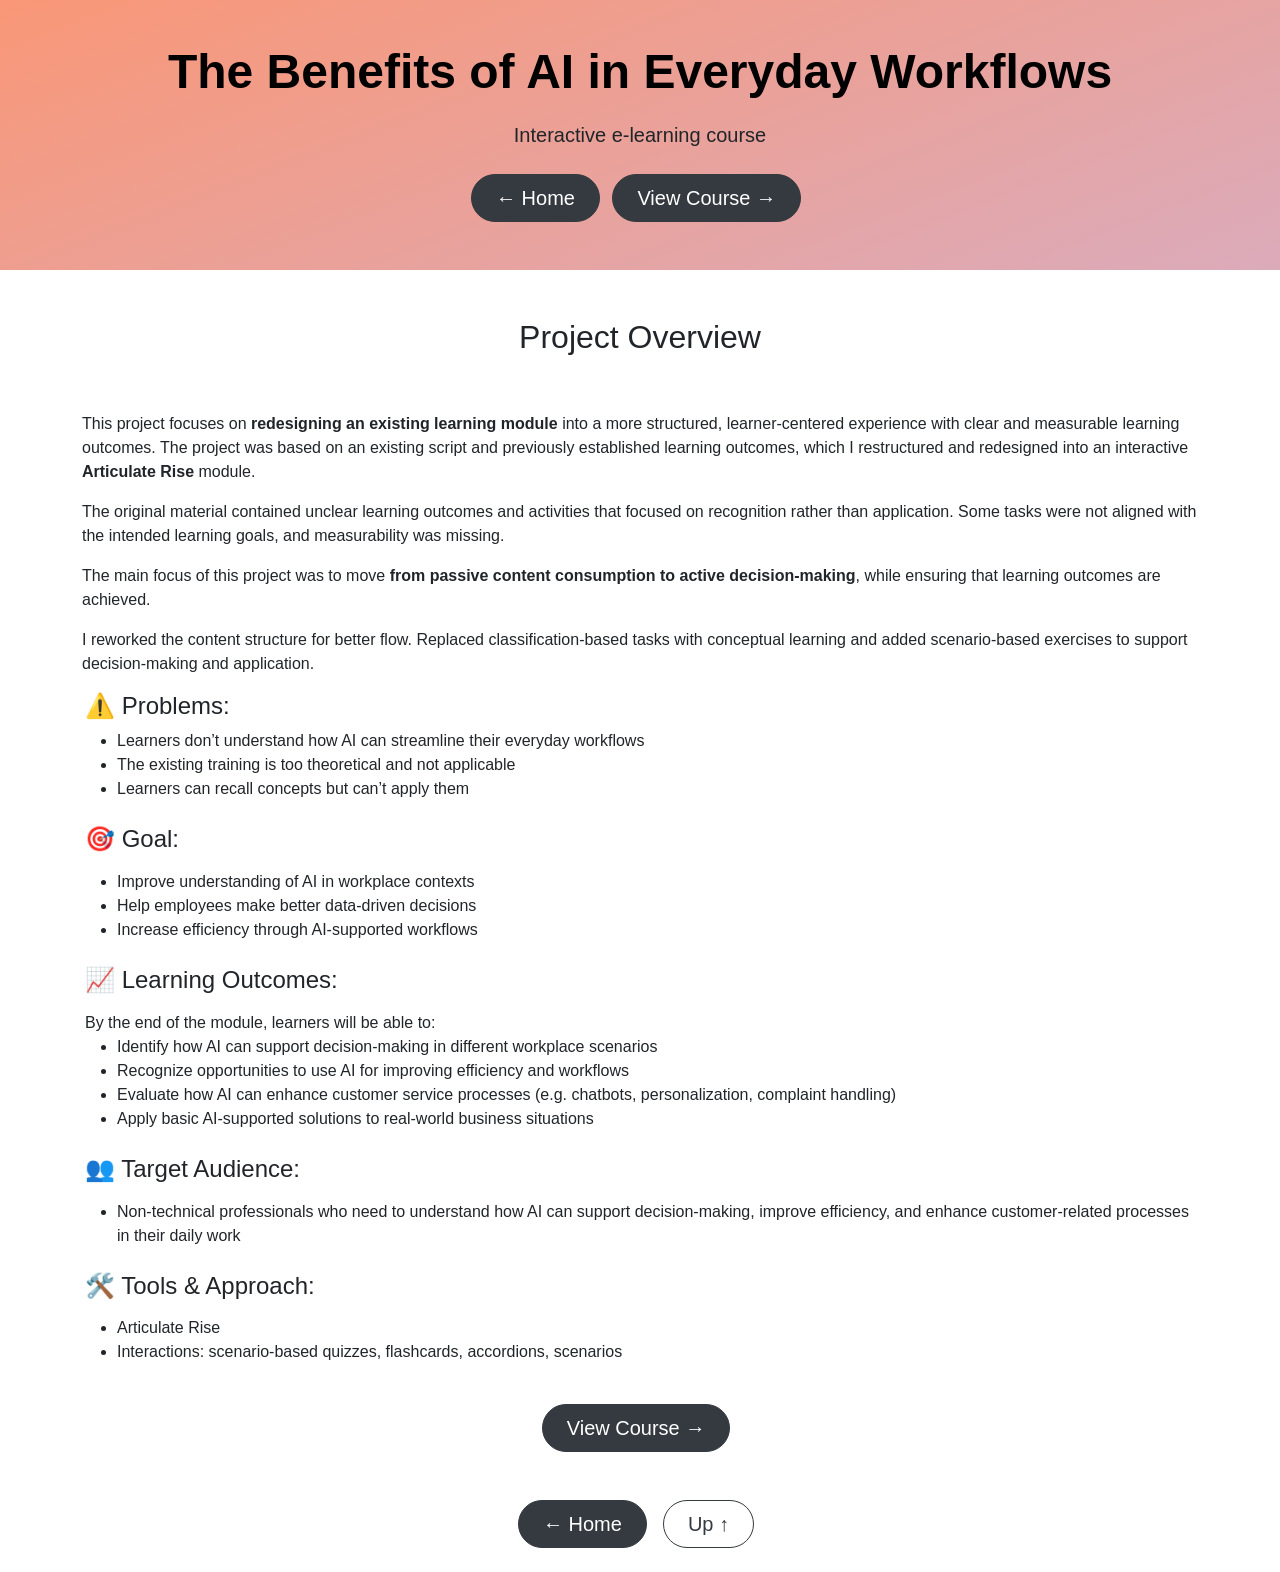
<file: ai.html>
<!DOCTYPE html>
<html lang="en">
<head>
    <meta charset="UTF-8">
    <meta name="viewport" content="width=device-width, initial-scale=1.0">
    <link href="https://cdn.jsdelivr.net/npm/bootstrap@5.3.0-alpha2/dist/css/bootstrap.min.css" rel="stylesheet" integrity="sha384-aFq/bzH65dt+w6FI2ooMVUpc+21e0SRygnTpmBvdBgSdnuTN7QbdgL+OapgHtvPp" crossorigin="anonymous">
    <link rel="stylesheet" href="https://cdn.jsdelivr.net/npm/bootstrap@4.0.0/dist/css/bootstrap.min.css" integrity="sha384-Gn5384xqQ1aoWXA+058RXPxPg6fy4IWvTNh0E263XmFcJlSAwiGgFAW/dAiS6JXm" crossorigin="anonymous">
    
    <link rel="stylesheet" href="style.css">
    <link rel="icon" type="image/x-icon" href="/images/favicon.svg">
    <title>Agnes Kocsis</title>
</head>
<body>
 <!-- Title-->   
    <section id="title" class="gradient-background-footer">
        <div class="container">
                <div class="py-5 text-center">
                    <p class="display-5 fw-bold text-body-emphasis lh-1 mb-3">The Benefits of AI in Everyday Workflows</p>
                    <p class="fs-5 text-body-primary py-2">Interactive e-learning course</p>
                    <a href="index.html"  class="btn btn-dark btn-lg px-4 me-md-2">← Home</a>
                    <a href="https://agnesks.github.io/ai_elonyei/" class="btn btn-dark btn-lg px-4 me-md-2" target="_blank">View Course →</a>
                </div>
        </div>
    </section>

    <!-- Project Overview -->
    <section id="overview" class="container">
        <h2 class="py-5 text-center">Project Overview</h2>

        <div class="row align-items-start">
            
                <p>This project focuses on <b>redesigning an existing learning module</b> into a more structured, learner-centered experience with clear and measurable learning outcomes.
                    The project was based on an existing script and previously established learning outcomes, which I restructured and redesigned into an interactive <b>Articulate Rise</b> module.</p>
                <p>The original material contained unclear learning outcomes and activities that focused on recognition rather than application.
                    Some tasks were not aligned with the intended learning goals, and measurability was missing.</p>
                <p>The main focus of this project was to move <b>from passive content consumption to active decision-making</b>, while ensuring that learning outcomes are achieved.</p>
                <p> I reworked the content structure for better flow. Replaced classification-based tasks with conceptual learning and added scenario-based exercises to support decision-making and application.</p>

            
            <div class="col">
                <h4>⚠️ Problems:</h4>
                <ul>
                    <li>Learners don’t understand how AI can streamline their everyday workflows</li>
                    <li>The existing training is too theoretical and not applicable</li>
                    <li>Learners can recall concepts but can’t apply them</li>
                </ul>

                <h4 class="py-2">🎯 Goal:</h4>
                <ul>
                    <li>Improve understanding of AI in workplace contexts</li>
                    <li>Help employees make better data-driven decisions</li>
                    <li>Increase efficiency through AI-supported workflows</li>
                </ul>
                
                <h4 class="py-2">📈 Learning Outcomes:</h4>
                By the end of the module, learners will be able to:
                <ul>
                    <li>Identify how AI can support decision-making in different workplace scenarios</li>
                    <li>Recognize opportunities to use AI for improving efficiency and workflows</li>
                    <li>Evaluate how AI can enhance customer service processes (e.g. chatbots, personalization, complaint handling)</li>
                    <li>Apply basic AI-supported solutions to real-world business situations</li>
                </ul>

                <h4 class="py-2">👥 Target Audience:</h4>
                <ul>
                    <li>Non-technical professionals who need to understand how AI can support decision-making, improve efficiency, and enhance customer-related processes in their daily work</li>
                </ul>

                <h4 class="py-2">🛠️ Tools & Approach:</h4>
                <ul>
                    <li>Articulate Rise</li>
                    <li>Interactions: scenario-based quizzes, flashcards, accordions, scenarios</li>
                </ul>

            </div>
        </div>

        <div class="py-4 d-grid gap-2 d-md-flex justify-content-md-center">
            <a href="https://agnesks.github.io/ai_elonyei/" class="btn btn-dark btn-lg px-4 me-md-2" target="_blank">
                View Course →
            </a>
        </div>
    </section>

    <section id="buttons" class="container">
        <div class="py-4 d-grid gap-2 d-md-flex justify-content-md-center">
            
            <a href="index.html"  class="btn btn-dark btn-lg px-4 me-md-2">
                ← Home
            </a>
            <a href="#title"  class="btn btn-outline-dark btn-lg px-4 me-md-2">
                Up ↑
            </a>
        </div>
    </section>
</body>
</html>
</file>
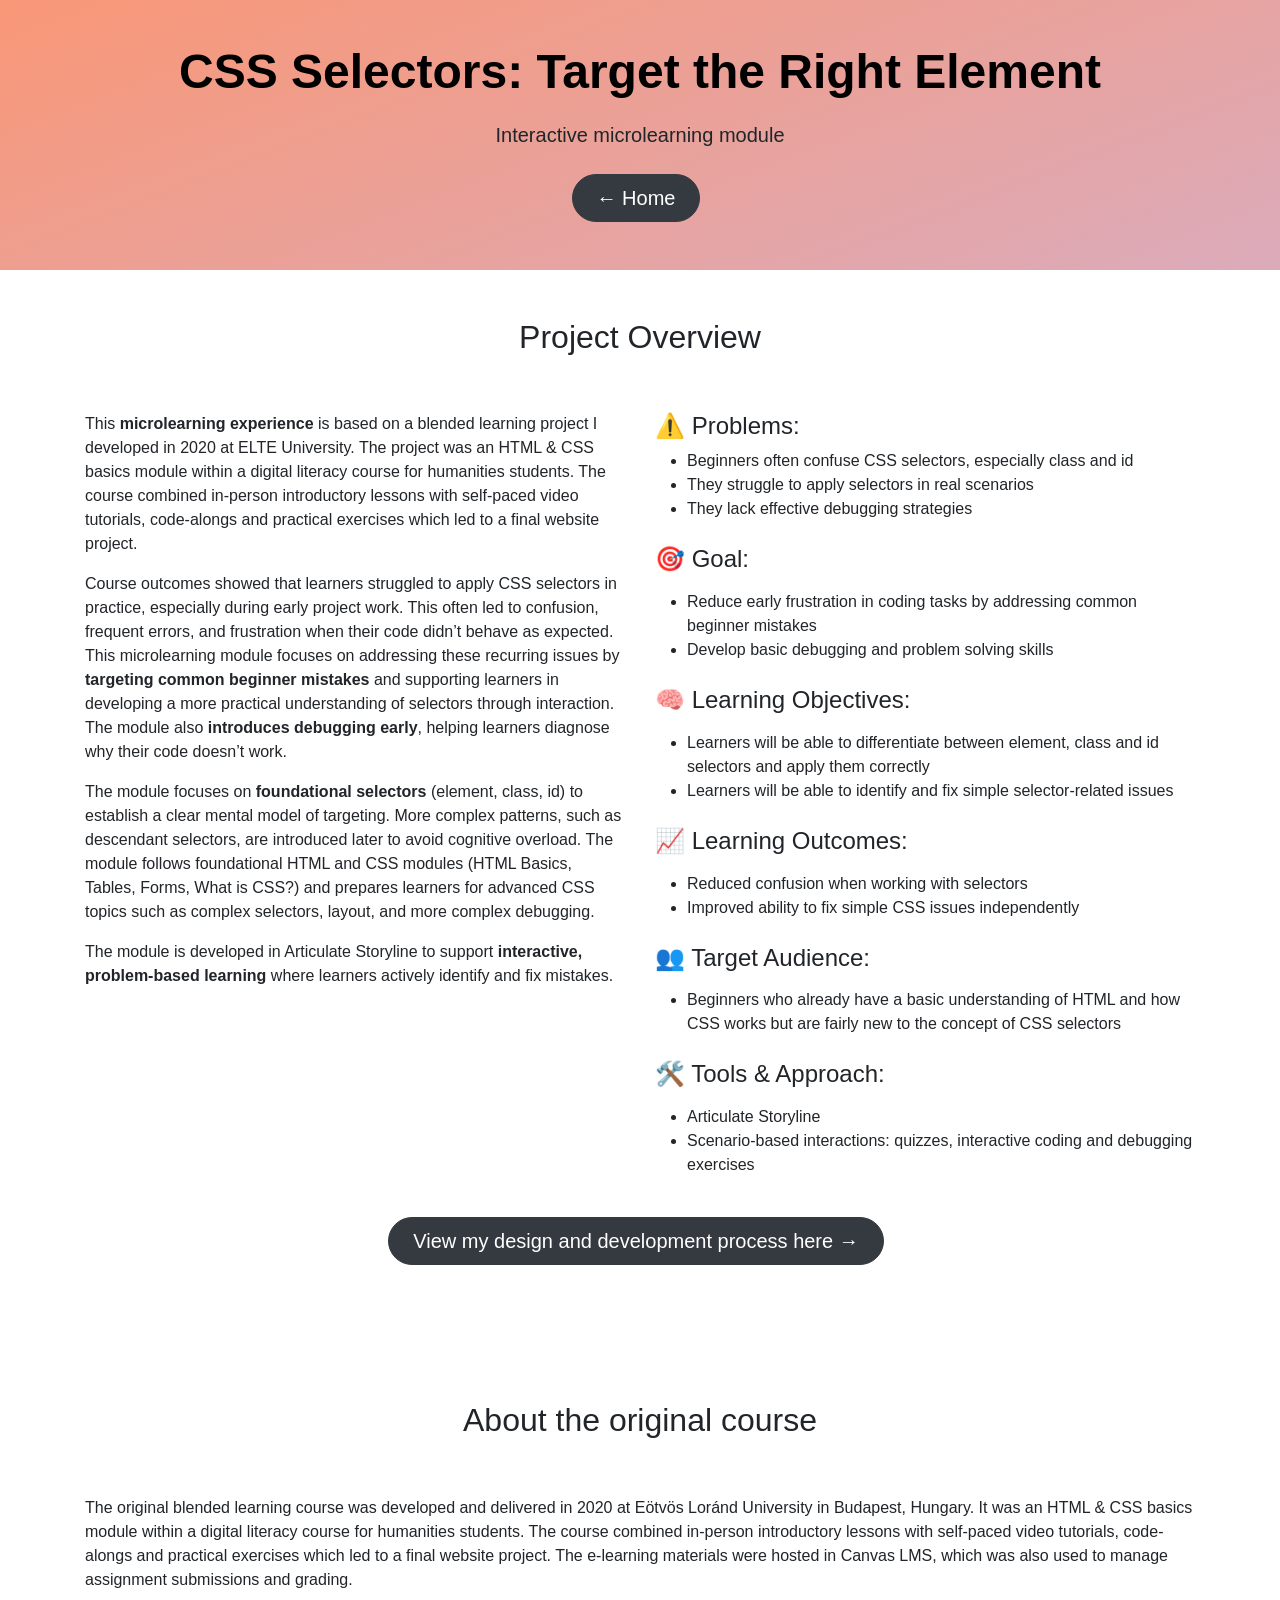
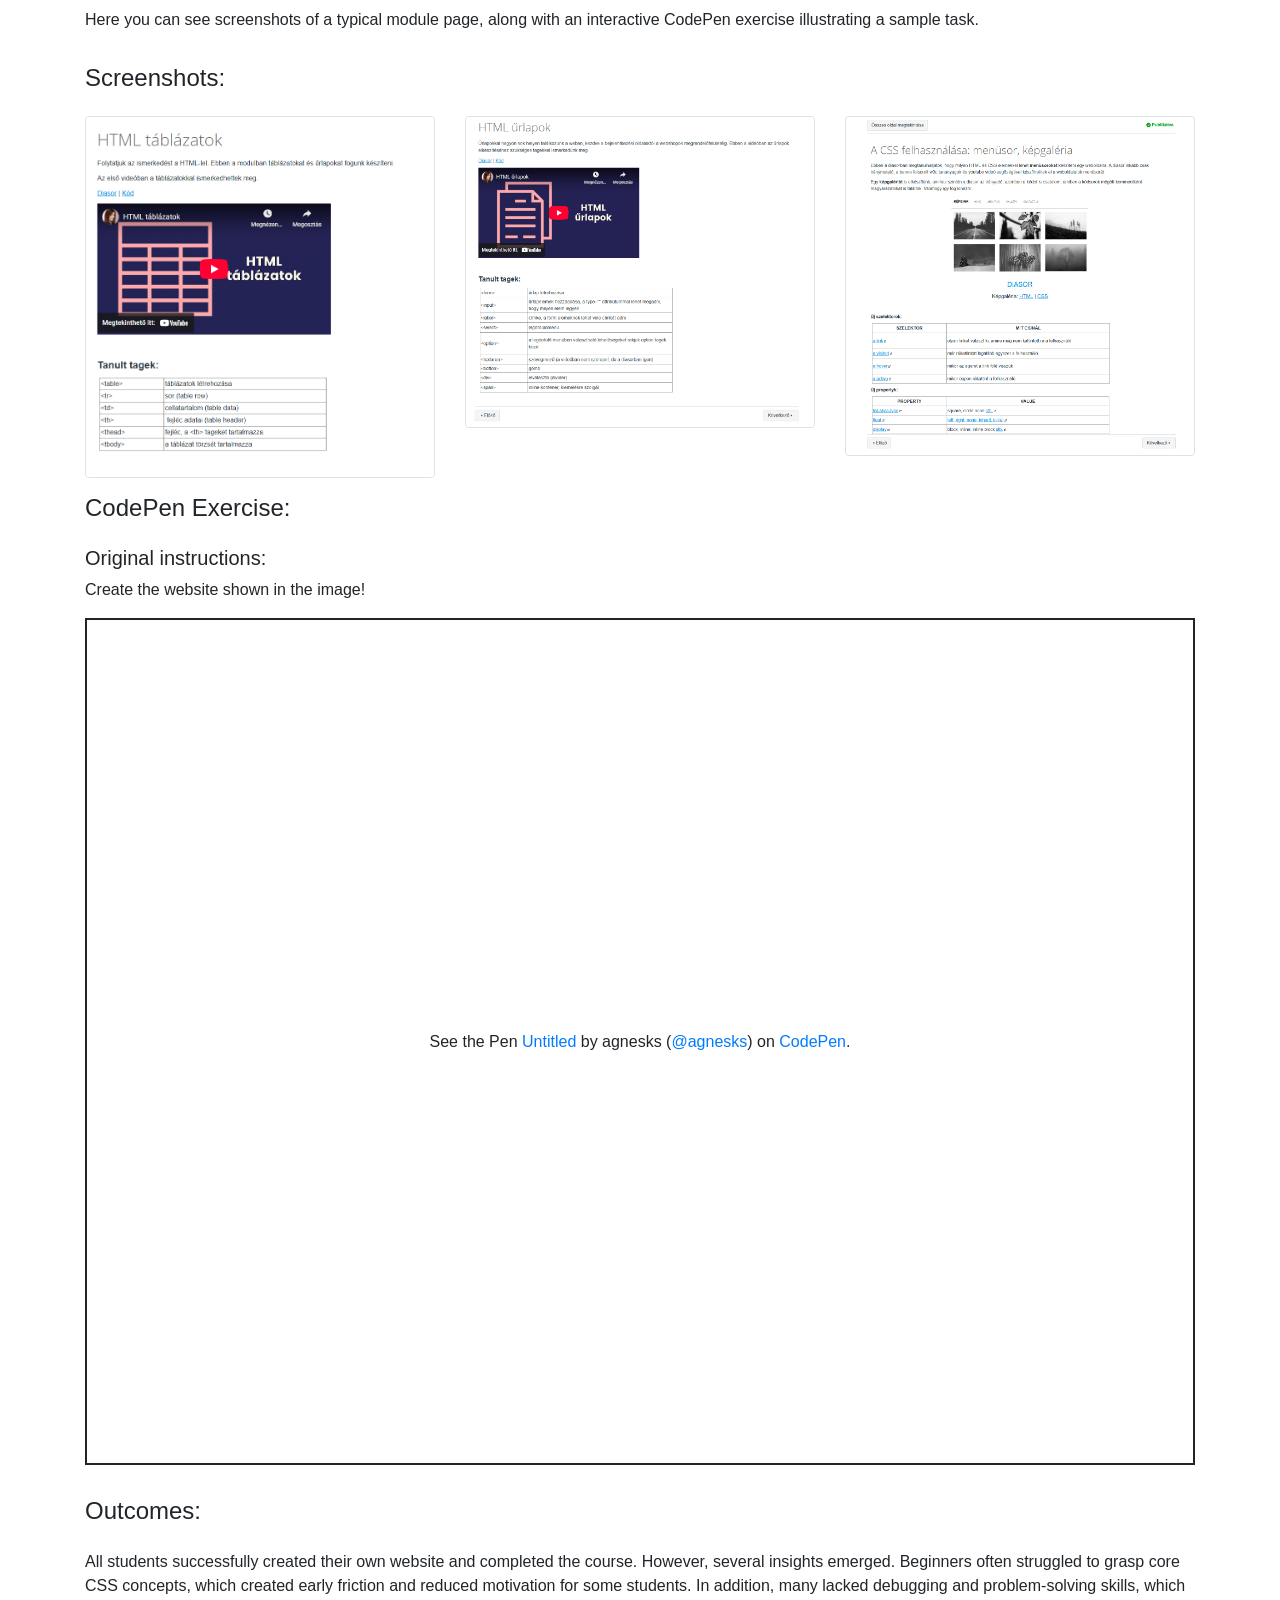
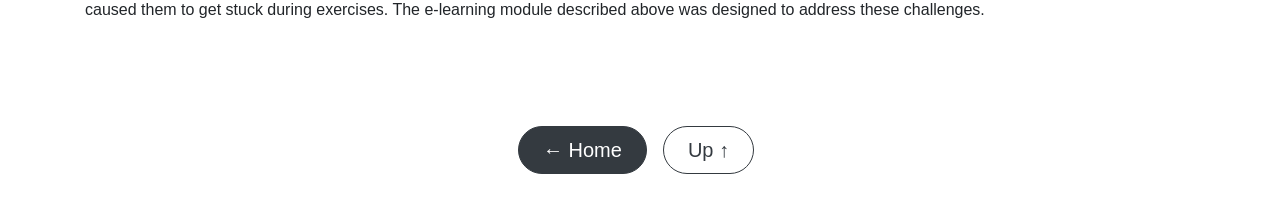
<file: css-selectors.html>
<!DOCTYPE html>
<html lang="en">
<head>
    <meta charset="UTF-8">
    <meta name="viewport" content="width=device-width, initial-scale=1.0">
    <link href="https://cdn.jsdelivr.net/npm/bootstrap@5.3.0-alpha2/dist/css/bootstrap.min.css" rel="stylesheet" integrity="sha384-aFq/bzH65dt+w6FI2ooMVUpc+21e0SRygnTpmBvdBgSdnuTN7QbdgL+OapgHtvPp" crossorigin="anonymous">
    <link rel="stylesheet" href="https://cdn.jsdelivr.net/npm/bootstrap@4.0.0/dist/css/bootstrap.min.css" integrity="sha384-Gn5384xqQ1aoWXA+058RXPxPg6fy4IWvTNh0E263XmFcJlSAwiGgFAW/dAiS6JXm" crossorigin="anonymous">
    
    <link rel="stylesheet" href="style.css">
    <link rel="icon" type="image/x-icon" href="/images/favicon.svg">
    <title>Agnes Kocsis</title>
</head>
<body>
 <!-- Title-->   
    <section id="title" class="gradient-background-footer">
        <div class="container">
                <div class="py-5 text-center">
                    <p class="display-5 fw-bold text-body-emphasis lh-1 mb-3">CSS Selectors: Target the Right Element</p>
                    <p class="fs-5 text-body-primary py-2">Interactive microlearning module</p>
                    <a href="index.html"  class="btn btn-dark btn-lg px-4 me-md-2">← Home</a>
                </div>
        </div>
    </section>

    <!-- Project Overview -->
    <section id="overview" class="container">
        <h2 class="py-5 text-center">Project Overview</h2>
        <div class="row align-items-start">
            <div class="col">
                <p>This <b>microlearning experience</b> is based on a blended learning project I developed in 2020 at ELTE University. The project was an HTML & CSS basics module within a digital literacy course for humanities students. The course combined in-person introductory lessons with self-paced video tutorials, code-alongs and practical exercises which led to a final website project.</p>
                <p>Course outcomes showed that learners struggled to apply CSS selectors in practice, especially during early project work. This often led to confusion, frequent errors, and frustration when their code didn’t behave as expected. This microlearning module focuses on addressing these recurring issues by <b>targeting common beginner mistakes</b> and supporting learners in developing a more practical understanding of selectors through interaction. The module also <b>introduces debugging early</b>, helping learners diagnose why their code doesn’t work.</p>
                <p>The module focuses on <b>foundational selectors</b> (element, class, id) to establish a clear mental model of targeting. More complex patterns, such as descendant selectors, are introduced later to avoid cognitive overload. The module follows foundational HTML and CSS modules (HTML Basics, Tables, Forms, What is CSS?) and prepares learners for advanced CSS topics such as complex selectors, layout, and more complex debugging.</p>
                <p>The module is developed in Articulate Storyline to support <b>interactive, problem-based learning</b> where learners actively identify and fix mistakes.</p>
            </div>
            
            <div class="col">
                <h4>⚠️ Problems:</h4>
                <ul>
                    <li>Beginners often confuse CSS selectors, especially class and id</li>
                    <li>They struggle to apply selectors in real scenarios</li>
                    <li>They lack effective debugging strategies</li>
                </ul>

                <h4 class="py-2">🎯 Goal:</h4>
                <ul>
                    <li>Reduce early frustration in coding tasks by addressing common beginner mistakes</li>
                    <li>Develop basic debugging and problem solving skills</li>
                </ul>

                <h4 class="py-2">🧠 Learning Objectives:</h4>
                <ul>
                    <li>Learners will be able to differentiate between element, class and id selectors and apply them correctly</li>
                    <li>Learners will be able to identify and fix simple selector-related issues</li>
                </ul>
                
                <h4 class="py-2">📈 Learning Outcomes:</h4>
                <ul>
                    <li>Reduced confusion when working with selectors</li>
                    <li>Improved ability to fix simple CSS issues independently</li>
                </ul>

                <h4 class="py-2">👥 Target Audience:</h4>
                <ul>
                    <li>Beginners who already have a basic understanding of HTML and how CSS works but are fairly new to the concept of CSS selectors</li>
                </ul>

                <h4 class="py-2">🛠️ Tools & Approach:</h4>
                <ul>
                    <li>Articulate Storyline</li>
                    <li>Scenario-based interactions: quizzes, interactive coding and debugging exercises</li>
                </ul>

            </div>
        </div>

        <div class="py-4 d-grid gap-2 d-md-flex justify-content-md-center">
            <a href="https://miro.com/app/board/uXjVGmh5HI4=/?share_link_id=532644037473" class="btn btn-dark btn-lg px-4 me-md-2" target="_blank">
                View my design and development process here →
            </a>
        </div>
    </section>
 

    <!-- Screenshots--> 
    <section id="original" class="container portfolio">
        <h2 class="py-5 text-center">About the original course</h2>
        <p>
            The original blended learning course was developed and delivered in 2020 at Eötvös Loránd University in Budapest, Hungary.
            It was an HTML & CSS basics module within a digital literacy course for humanities students.
            The course combined in-person introductory lessons with self-paced video tutorials, code-alongs and practical exercises which led to a final website project.
            The e-learning materials were hosted in Canvas LMS, which was also used to manage assignment submissions and grading.
        </p>
        <p>
            Here you can see screenshots of a typical module page, along with an interactive CodePen exercise illustrating a sample task.
        </p>
        <h4 class="py-3">Screenshots:</h4>
        <div class="row align-items-start">
            <div class="col">
                <img src="images/html_tablazatok.PNG" alt="HTML tables" class="object-fit-contain border rounded">
            </div>
            <div class="col">
                <img src="images/html_urlapok.PNG" alt="HTML forms" class="object-fit-contain border rounded">
            </div>
            <div class="col">
                <img src="images/css.PNG" alt="HTML forms" class="col object-fit-contain border rounded">
            </div>
        </div>
        
        <div>
            <h4 class="py-3">CodePen Exercise:</h4>
            <h5>Original instructions:</h5>
            <p>Create the website shown in the image!</p>
            <p class="codepen" data-height="847" data-pen-title="Untitled" data-default-tab="html,result" data-slug-hash="vYOodod" data-editable="true" data-user="agnesks" style="height: 847px; box-sizing: border-box; display: flex; align-items: center; justify-content: center; border: 2px solid; margin: 1em 0; padding: 1em;">
                <span>See the Pen <a href="https://codepen.io/agnesks/pen/vYOodod">
                Untitled</a> by agnesks (<a href="https://codepen.io/agnesks">@agnesks</a>)
                on <a href="https://codepen.io">CodePen</a>.</span>
            </p>
            <script async src="https://public.codepenassets.com/embed/index.js"></script>
        </div>

        <div>
            <h4 class="py-3">Outcomes:</h4>
            <p>
                All students successfully created their own website and completed the course. 
                However, several insights emerged.
                Beginners often struggled to grasp core CSS concepts,
                which created early friction and reduced motivation for some students.
                In addition, many lacked debugging and problem-solving skills,
                which caused them to get stuck during exercises.
                The e-learning module described above was designed to address these challenges.
            </p>
        </div>

    </section>

    <section id="buttons" class="container">
        <div class="py-4 d-grid gap-2 d-md-flex justify-content-md-center">
            
            <a href="index.html"  class="btn btn-dark btn-lg px-4 me-md-2">
                ← Home
            </a>
            <a href="#title"  class="btn btn-outline-dark btn-lg px-4 me-md-2">
                Up ↑
            </a>
        </div>
    </section>
</body>
</html>
</file>
<file: style.css>
.gradient-background {
  background: linear-gradient(-21deg, #C7B8EA, #DEA9B4, #F99777);
  background-size: 180% 180%;
  animation: gradient-animation 18s ease infinite;
  padding-bottom: 10%;
  padding-top: 10%;
}

.gradient-background-footer {
  background: linear-gradient(-21deg, #C7B8EA, #DEA9B4, #F99777);
  background-size: 180% 180%;
  animation: gradient-animation 18s ease infinite;
}

@keyframes gradient-animation {
  0% {
    background-position: 0% 50%;
  }
  50% {
    background-position: 100% 50%;
  }
  100% {
    background-position: 0% 50%;
  }
}

.portfolio{
    padding-top: 5%;
    padding-bottom: 5%;
}

.portfolio img{
  width: 100%;
  height: auto;
}

.icon-square {
  width: 3rem;
  height: 3rem;
  border-radius: 0.75rem;
}

.card-img-right{
    object-fit: cover;
}


.profile-img {
  height: 100px;
  border-radius: 50%;
}


 .highlighted-text {
    position: relative;
    display: inline-block;
    }

.highlighted-text::before {
    content: '';
    position: absolute;
    top: 45%;
    left: 0%;
    right: 0%;
    height: 60%;
    background-color: #DBBCBE;
    opacity: 0.6;
    box-shadow: 4px 4px 4px #0003;
    z-index: 0;
    border-radius: 4px;
}

.btn{
    border-radius: 100px;
}

.highlight{
    background-color: #f3d7cd;
    box-shadow: 4px 4px 4px #0003;
    border-radius: px;
    display: inline-block;
    position: relative;

}

hr{
  background-color:#353a40;
}
</file>
